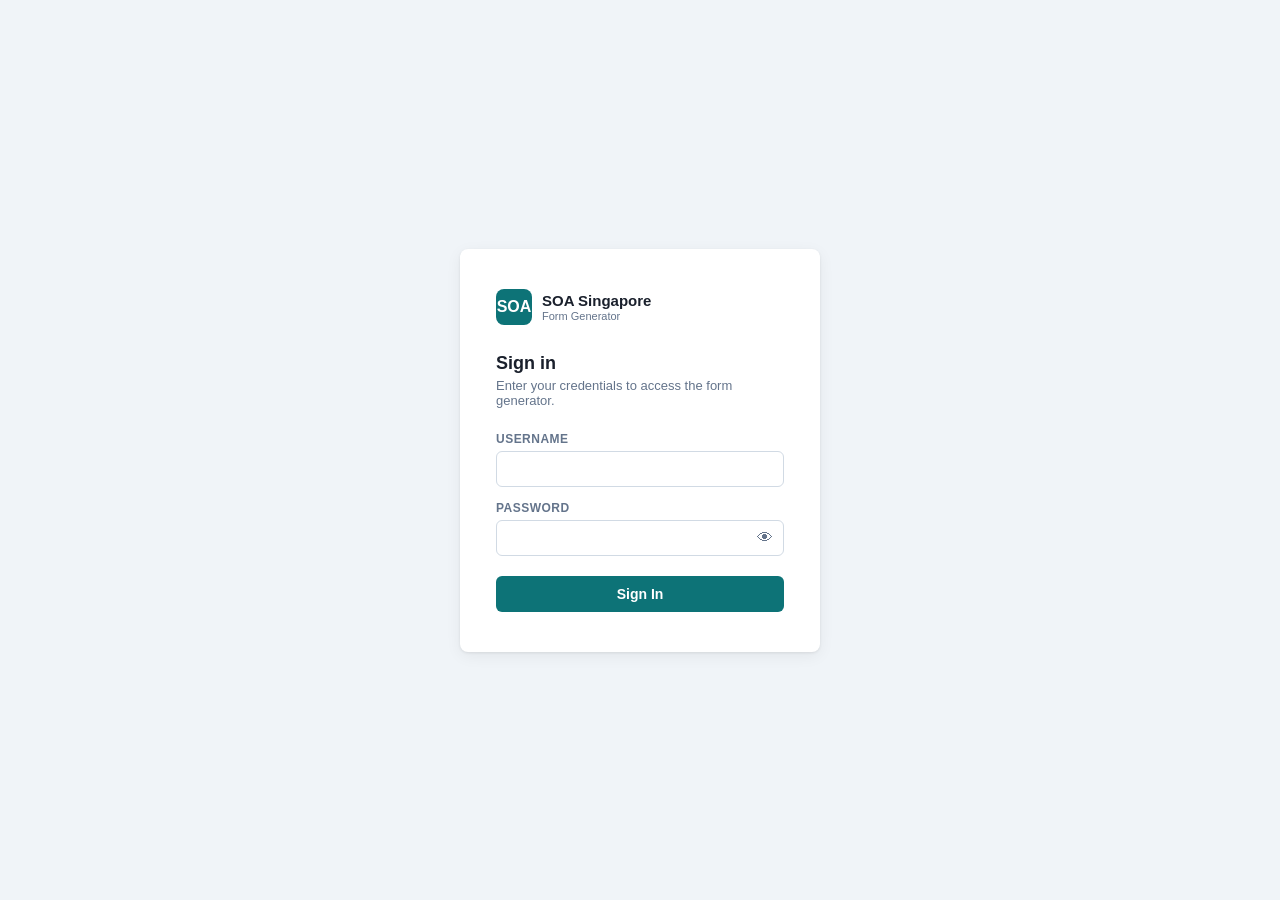
<file: form-generator/Index.html>
<!DOCTYPE html>
<html lang="en">
<head>
<meta charset="UTF-8" />
<meta name="viewport" content="width=device-width, initial-scale=1.0" />
<title>SOA Form Generator</title>
<style>
  *, *::before, *::after { box-sizing: border-box; margin: 0; padding: 0; }

  :root {
    --primary:     #0d7377;
    --primary-dk:  #0a5c60;
    --primary-lt:  #e6f4f4;
    --bg:          #f0f4f8;
    --surface:     #ffffff;
    --border:      #d1dae4;
    --text:        #1a202c;
    --muted:       #64748b;
    --error:       #dc2626;
    --error-bg:    #fef2f2;
    --radius:      8px;
    --shadow:      0 1px 3px rgba(0,0,0,.08), 0 4px 16px rgba(0,0,0,.06);
  }

  body {
    font-family: -apple-system, BlinkMacSystemFont, 'Segoe UI', Roboto, sans-serif;
    font-size: 14px;
    color: var(--text);
    background: var(--bg);
    min-height: 100vh;
  }

  /* ── Login ───────────────────────────────────────────────────────────────── */
  #login-view {
    display: flex;
    align-items: center;
    justify-content: center;
    min-height: 100vh;
    padding: 24px;
  }

  .login-card {
    background: var(--surface);
    border-radius: var(--radius);
    box-shadow: var(--shadow);
    padding: 40px 36px;
    width: 100%;
    max-width: 360px;
  }

  .login-logo {
    display: flex;
    align-items: center;
    gap: 10px;
    margin-bottom: 28px;
  }
  .login-logo-mark {
    width: 36px; height: 36px;
    background: var(--primary);
    border-radius: 8px;
    display: flex; align-items: center; justify-content: center;
    color: #fff; font-weight: 700; font-size: 16px; flex-shrink: 0;
  }
  .login-logo-text { font-size: 15px; font-weight: 600; line-height: 1.2; color: var(--text); }
  .login-logo-sub  { font-size: 11px; color: var(--muted); }

  .login-card h2 { font-size: 18px; font-weight: 700; margin-bottom: 4px; }
  .login-card p  { font-size: 13px; color: var(--muted); margin-bottom: 24px; }

  .field { margin-bottom: 14px; }
  .field label { display: block; font-size: 12px; font-weight: 600; margin-bottom: 5px; color: var(--muted); text-transform: uppercase; letter-spacing: .04em; }
  .field input  {
    width: 100%; padding: 9px 12px;
    border: 1px solid var(--border); border-radius: 6px;
    font-size: 14px; font-family: inherit; color: var(--text);
    outline: none; transition: border-color .15s;
  }
  .field input:focus { border-color: var(--primary); box-shadow: 0 0 0 3px rgba(13,115,119,.12); }

  .pw-wrap { position: relative; }
  .pw-wrap input { padding-right: 40px; }
  .pw-toggle {
    position: absolute; right: 0; top: 0;
    height: 100%; width: 38px;
    border: none; background: none; cursor: pointer;
    color: var(--muted); font-size: 16px;
    display: flex; align-items: center; justify-content: center;
  }

  .btn {
    display: inline-flex; align-items: center; justify-content: center; gap: 7px;
    padding: 10px 20px; border: none; border-radius: 6px;
    font-size: 14px; font-weight: 600; font-family: inherit;
    cursor: pointer; transition: background .15s, opacity .15s;
  }
  .btn-primary { background: var(--primary); color: #fff; width: 100%; margin-top: 6px; }
  .btn-primary:hover:not(:disabled) { background: var(--primary-dk); }
  .btn-primary:disabled { opacity: .55; cursor: not-allowed; }

  .alert {
    padding: 10px 14px; border-radius: 6px; font-size: 13px;
    margin-top: 14px; display: none;
  }
  .alert.show { display: block; }
  .alert-error { background: var(--error-bg); color: var(--error); border: 1px solid #fca5a5; }

  /* ── Main app ─────────────────────────────────────────────────────────────── */
  #app-view { display: none; flex-direction: column; min-height: 100vh; }
  #app-view.visible { display: flex; }

  .app-header {
    background: var(--surface);
    border-bottom: 1px solid var(--border);
    padding: 0 24px;
    height: 56px;
    display: flex; align-items: center; gap: 12px;
    position: sticky; top: 0; z-index: 10;
  }
  .app-header-logo {
    width: 28px; height: 28px;
    background: var(--primary); border-radius: 6px;
    display: flex; align-items: center; justify-content: center;
    color: #fff; font-weight: 700; font-size: 13px; flex-shrink: 0;
  }
  .app-header-title { font-weight: 700; font-size: 15px; flex: 1; }
  .app-header-sub   { font-size: 12px; color: var(--muted); }

  .version-badge {
    font-size: 11px; font-weight: 600; color: var(--primary);
    background: var(--primary-lt); border: 1px solid #a7d4d5;
    border-radius: 20px; padding: 2px 9px; letter-spacing: .02em;
  }

  .btn-ghost {
    background: none; border: 1px solid var(--border); color: var(--muted);
    padding: 6px 14px; font-size: 12px; font-weight: 600; border-radius: 6px;
    cursor: pointer; transition: border-color .15s, color .15s;
  }
  .btn-ghost:hover { border-color: var(--primary); color: var(--primary); }

  .app-body { flex: 1; padding: 24px; max-width: 960px; margin: 0 auto; width: 100%; }

  /* Controls bar */
  .controls-card {
    background: var(--surface);
    border: 1px solid var(--border);
    border-radius: var(--radius);
    padding: 20px;
    display: flex; gap: 12px; align-items: flex-end;
    flex-wrap: wrap;
    box-shadow: var(--shadow);
    margin-bottom: 20px;
  }

  .ctrl-group { display: flex; flex-direction: column; gap: 5px; flex: 1; min-width: 220px; }
  .ctrl-group label { font-size: 11px; font-weight: 700; text-transform: uppercase; letter-spacing: .05em; color: var(--muted); }

  select#record-select {
    width: 100%; padding: 9px 12px;
    border: 1px solid var(--border); border-radius: 6px;
    font-size: 14px; font-family: inherit; color: var(--text);
    background: var(--surface); cursor: pointer;
    outline: none; appearance: none;
    background-image: url("data:image/svg+xml,%3Csvg xmlns='http://www.w3.org/2000/svg' width='16' height='16' viewBox='0 0 24 24' fill='none' stroke='%2364748b' stroke-width='2'%3E%3Cpath d='M6 9l6 6 6-6'/%3E%3C/svg%3E");
    background-repeat: no-repeat;
    background-position: right 10px center;
    padding-right: 34px;
    transition: border-color .15s;
  }
  select#record-select:focus { border-color: var(--primary); box-shadow: 0 0 0 3px rgba(13,115,119,.12); }

  .btn-generate {
    background: var(--primary); color: #fff;
    padding: 9px 24px; flex-shrink: 0;
    font-size: 14px; font-weight: 600; border-radius: 6px;
    align-self: flex-end;
  }
  .btn-generate:hover:not(:disabled) { background: var(--primary-dk); }
  .btn-generate:disabled { opacity: .5; cursor: not-allowed; }

  /* Status */
  #status-bar { margin-bottom: 16px; min-height: 20px; }
  .status-msg {
    display: flex; align-items: center; gap: 8px;
    font-size: 13px; color: var(--muted); padding: 10px 14px;
    background: var(--surface); border: 1px solid var(--border);
    border-radius: 6px;
  }
  .status-msg.error   { color: var(--error); background: var(--error-bg); border-color: #fca5a5; }
  .status-msg.success { color: var(--primary-dk); background: var(--primary-lt); border-color: #a7d4d5; }

  /* Spinner */
  .spinner {
    width: 16px; height: 16px; flex-shrink: 0;
    border: 2px solid currentColor; border-top-color: transparent;
    border-radius: 50%; animation: spin .6s linear infinite;
  }
  @keyframes spin { to { transform: rotate(360deg); } }

  /* Preview */
  #preview-area {
    background: var(--surface);
    border: 1px solid var(--border);
    border-radius: var(--radius);
    overflow: hidden;
    box-shadow: var(--shadow);
    display: none;
  }
  #preview-area.visible { display: block; }

  .preview-toolbar {
    display: flex; align-items: center; justify-content: space-between;
    flex-wrap: wrap; gap: 10px;
    padding: 12px 16px;
    border-bottom: 1px solid var(--border);
    background: var(--bg);
  }
  .preview-filename { font-size: 13px; font-weight: 600; color: var(--text); }

  .preview-actions { display: flex; gap: 10px; flex-wrap: wrap; }

  .btn-action {
    padding: 7px 18px; font-size: 13px; font-weight: 600;
    border-radius: 6px; text-decoration: none; border: none; cursor: pointer;
    display: inline-flex; align-items: center; gap: 6px;
    transition: background .15s, color .15s;
    font-family: inherit;
  }
  .btn-action-primary { background: var(--primary); color: #fff; }
  .btn-action-primary:hover { background: var(--primary-dk); }
  .btn-action-outline { background: none; border: 1px solid var(--border); color: var(--text); }
  .btn-action-outline:hover { border-color: var(--primary); color: var(--primary); }

  #pdf-frame {
    width: 100%; height: calc(100vh - 220px); min-height: 500px;
    border: none; display: block;
  }
</style>
</head>
<body>

<!-- ── Login ──────────────────────────────────────────────────────────────── -->
<div id="login-view">
  <div class="login-card">
    <div class="login-logo">
      <div class="login-logo-mark">SOA</div>
      <div>
        <div class="login-logo-text">SOA Singapore</div>
        <div class="login-logo-sub">Form Generator</div>
      </div>
    </div>
    <h2>Sign in</h2>
    <p>Enter your credentials to access the form generator.</p>
    <form id="login-form">
      <div class="field">
        <label for="username">Username</label>
        <input type="text" id="username" name="username" autocomplete="username" required />
      </div>
      <div class="field">
        <label for="password">Password</label>
        <div class="pw-wrap">
          <input type="password" id="password" name="password" autocomplete="current-password" required />
          <button type="button" id="pw-toggle" class="pw-toggle" title="Show / hide password">&#128065;</button>
        </div>
      </div>
      <button type="submit" class="btn btn-primary" id="login-btn">Sign In</button>
    </form>
    <div class="alert alert-error" id="login-error"></div>
  </div>
</div>

<!-- ── Main app ───────────────────────────────────────────────────────────── -->
<div id="app-view">

  <header class="app-header">
    <div class="app-header-logo">SOA</div>
    <div class="app-header-title">Form Generator</div>
    <span class="version-badge" id="version-badge"></span>
    <span class="app-header-sub" id="record-count"></span>
    <button class="btn-ghost" id="logout-btn">Sign Out</button>
  </header>

  <main class="app-body">

    <div class="controls-card">
      <div class="ctrl-group">
        <label for="record-select">Select record</label>
        <select id="record-select" disabled>
          <option value="">Loading records...</option>
        </select>
      </div>
      <button class="btn btn-generate" id="generate-btn" disabled>Generate PDF</button>
      <button class="btn btn-generate" id="debug-btn" disabled style="background:var(--muted);">Debug Images</button>
    </div>

    <div id="status-bar"></div>

    <div id="preview-area">
      <div class="preview-toolbar">
        <span class="preview-filename" id="preview-filename"></span>
        <div class="preview-actions">
          <a id="open-link" class="btn-action btn-action-outline" target="_blank" rel="noopener">Open in Drive</a>
          <a id="download-link" class="btn-action btn-action-primary" target="_blank" rel="noopener">Download PDF</a>
        </div>
      </div>
      <iframe id="pdf-frame" title="PDF preview" allowfullscreen></iframe>
    </div>

  </main>
</div>

<script>
  var authenticated = false;
  var records       = [];
  var currentFileId = null;

  var SESSION_KEY = 'soa_fg_session';
  var SESSION_TTL = 30 * 24 * 60 * 60 * 1000; // 30 days in ms

  // ── Session helpers ───────────────────────────────────────────────────────
  function saveSession() {
    try {
      localStorage.setItem(SESSION_KEY, JSON.stringify({ expiry: Date.now() + SESSION_TTL }));
    } catch (e) {}
  }

  function clearSession() {
    try { localStorage.removeItem(SESSION_KEY); } catch (e) {}
  }

  function hasValidSession() {
    try {
      var raw = localStorage.getItem(SESSION_KEY);
      if (!raw) return false;
      var s = JSON.parse(raw);
      return s && s.expiry && Date.now() < s.expiry;
    } catch (e) { return false; }
  }

  // ── Wire up events after DOM ready ────────────────────────────────────────
  document.getElementById('login-form').addEventListener('submit', function (e) {
    e.preventDefault();
    handleLogin();
  });
  document.getElementById('pw-toggle').addEventListener('click', function () {
    var inp = document.getElementById('password');
    if (inp.type === 'password') {
      inp.type = 'text';
      document.getElementById('pw-toggle').innerHTML = '&#128064;';
    } else {
      inp.type = 'password';
      document.getElementById('pw-toggle').innerHTML = '&#128065;';
    }
  });
  document.getElementById('logout-btn').addEventListener('click', handleLogout);
  document.getElementById('generate-btn').addEventListener('click', handleGenerate);
  document.getElementById('debug-btn').addEventListener('click', handleDebug);

  // ── Login ─────────────────────────────────────────────────────────────────
  function handleLogin() {
    var btn  = document.getElementById('login-btn');
    var err  = document.getElementById('login-error');
    var user = document.getElementById('username').value.trim();
    var pass = document.getElementById('password').value;

    err.classList.remove('show');
    btn.disabled    = true;
    btn.textContent = 'Signing in...';

    google.script.run
      .withSuccessHandler(function (result) {
        btn.disabled    = false;
        btn.textContent = 'Sign In';
        if (result.success) {
          authenticated = true;
          saveSession();
          document.getElementById('login-view').style.display = 'none';
          document.getElementById('app-view').classList.add('visible');
          loadVersion();
          loadRecords();
        } else {
          err.textContent = result.error || 'Login failed.';
          err.classList.add('show');
        }
      })
      .withFailureHandler(function (ex) {
        btn.disabled    = false;
        btn.textContent = 'Sign In';
        err.textContent = 'Error: ' + ex.message;
        err.classList.add('show');
      })
      .login(user, pass);
  }

  function handleLogout() {
    authenticated = false;
    records       = [];
    currentFileId = null;
    clearSession();
    clearPreview();
    setStatus('');
    document.getElementById('app-view').classList.remove('visible');
    document.getElementById('login-view').style.display = 'flex';
    document.getElementById('username').value  = '';
    document.getElementById('password').value  = '';
    document.getElementById('pw-toggle').innerHTML = '&#128065;';
    document.getElementById('password').type   = 'password';
    document.getElementById('login-error').classList.remove('show');
    document.getElementById('record-select').innerHTML = '<option value="">Loading records...</option>';
    document.getElementById('record-select').disabled  = true;
    document.getElementById('generate-btn').disabled   = true;
    document.getElementById('debug-btn').disabled      = true;
  }

  // ── Version ───────────────────────────────────────────────────────────────
  function loadVersion() {
    google.script.run
      .withSuccessHandler(function (v) {
        if (v) document.getElementById('version-badge').textContent = v;
      })
      .getVersion();
  }

  // ── Records ───────────────────────────────────────────────────────────────
  function loadRecords() {
    setStatus('Loading records...', 'loading');

    google.script.run
      .withSuccessHandler(function (data) {
        records = data;
        var sel  = document.getElementById('record-select');
        var html = '';
        if (data.length) {
          html = '<option value="">-- Select a record --</option>';
          for (var i = 0; i < data.length; i++) {
            html += '<option value="' + escHtml(data[i].id) + '">' + escHtml(data[i].label) + '</option>';
          }
        } else {
          html = '<option value="">No records found</option>';
        }
        sel.innerHTML = html;
        sel.disabled  = false;
        document.getElementById('generate-btn').disabled = !data.length;
        document.getElementById('debug-btn').disabled = !data.length;
        document.getElementById('record-count').textContent =
          data.length ? (data.length + ' record' + (data.length === 1 ? '' : 's')) : '';
        setStatus('');
      })
      .withFailureHandler(function (ex) {
        setStatus('Failed to load records: ' + ex.message, 'error');
      })
      .getRecords();
  }

  // ── Debug images ─────────────────────────────────────────────────────────
  function handleDebug() {
    var sel      = document.getElementById('record-select');
    var recordId = sel.value;
    if (!recordId) { setStatus('Please select a record first.', 'error'); return; }

    setStatus('Checking Drive files...', 'loading');

    google.script.run
      .withSuccessHandler(function (result) {
        if (result.error) { setStatus('Debug error: ' + result.error, 'error'); return; }
        var msg = 'Prefix searched: ' + result.prefix + '\n\n'
          + 'Files found in Drive for this record:\n'
          + (result.found.length ? result.found.join('\n') : '(none found)')
          + '\n\nExpected filenames:\n' + result.searched.join('\n');
        setStatus('');
        alert(msg);
      })
      .withFailureHandler(function (ex) {
        setStatus('Debug failed: ' + ex.message, 'error');
      })
      .debugImages(recordId);
  }

  // ── Generate ──────────────────────────────────────────────────────────────
  function handleGenerate() {
    var sel      = document.getElementById('record-select');
    var recordId = sel.value;
    if (!recordId) { setStatus('Please select a record first.', 'error'); return; }

    clearPreview();
    setStatus('Generating PDF...', 'loading');
    document.getElementById('generate-btn').disabled  = true;
    document.getElementById('record-select').disabled = true;

    var prevFileId = currentFileId;
    currentFileId  = null;

    google.script.run
      .withSuccessHandler(function (result) {
        document.getElementById('generate-btn').disabled  = false;
        document.getElementById('record-select').disabled = false;

        if (!result.success) {
          setStatus('Generation failed: ' + (result.error || 'Unknown error.'), 'error');
          return;
        }

        setStatus('PDF generated successfully.', 'success');
        currentFileId = result.fileId;
        showPdf(result.fileId, result.filename);
      })
      .withFailureHandler(function (ex) {
        document.getElementById('generate-btn').disabled  = false;
        document.getElementById('record-select').disabled = false;
        setStatus('Error: ' + ex.message, 'error');
      })
      .generatePDF(recordId, prevFileId);
  }

  // ── PDF preview ───────────────────────────────────────────────────────────
  function showPdf(fileId, filename) {
    document.getElementById('pdf-frame').src          = 'https://drive.google.com/file/d/' + fileId + '/preview';
    document.getElementById('open-link').href         = 'https://drive.google.com/file/d/' + fileId + '/view';
    document.getElementById('download-link').href     = 'https://drive.google.com/uc?export=download&id=' + fileId;
    document.getElementById('preview-filename').textContent = filename;
    document.getElementById('preview-area').classList.add('visible');
  }

  function clearPreview() {
    document.getElementById('preview-area').classList.remove('visible');
    document.getElementById('pdf-frame').src = '';
  }

  // ── Status bar ────────────────────────────────────────────────────────────
  function setStatus(msg, type) {
    var bar = document.getElementById('status-bar');
    if (!msg) { bar.innerHTML = ''; return; }
    var cls     = type === 'error' ? 'error' : type === 'success' ? 'success' : '';
    var spinner = type === 'loading' ? '<div class="spinner"></div>' : '';
    bar.innerHTML = '<div class="status-msg ' + cls + '">' + spinner + '<span>' + escHtml(msg) + '</span></div>';
  }

  // ── Util ──────────────────────────────────────────────────────────────────
  function escHtml(str) {
    return String(str)
      .replace(/&/g, '&amp;').replace(/</g, '&lt;')
      .replace(/>/g, '&gt;').replace(/"/g, '&quot;');
  }

  // ── Auto-restore session on page load ─────────────────────────────────────
  if (hasValidSession()) {
    authenticated = true;
    document.getElementById('login-view').style.display = 'none';
    document.getElementById('app-view').classList.add('visible');
    loadVersion();
    loadRecords();
  }
</script>
</body>
</html>
</file>
